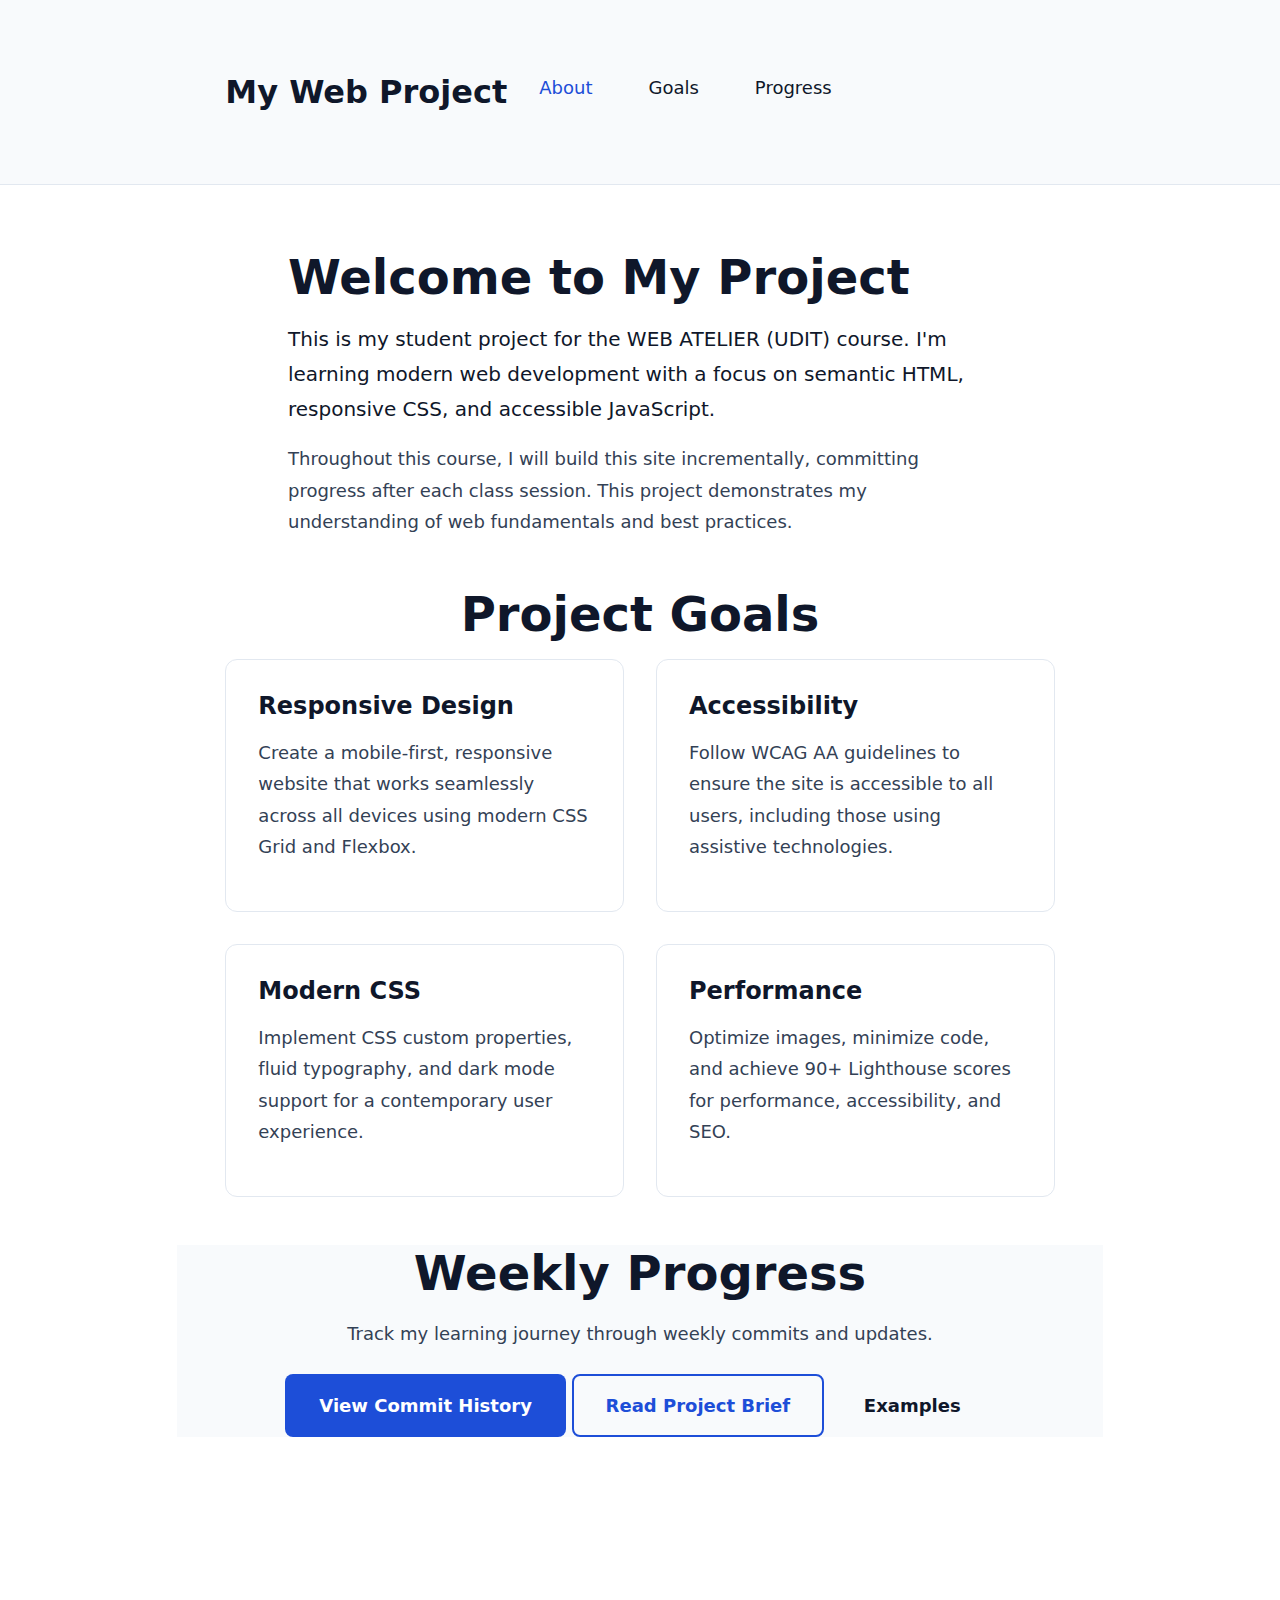
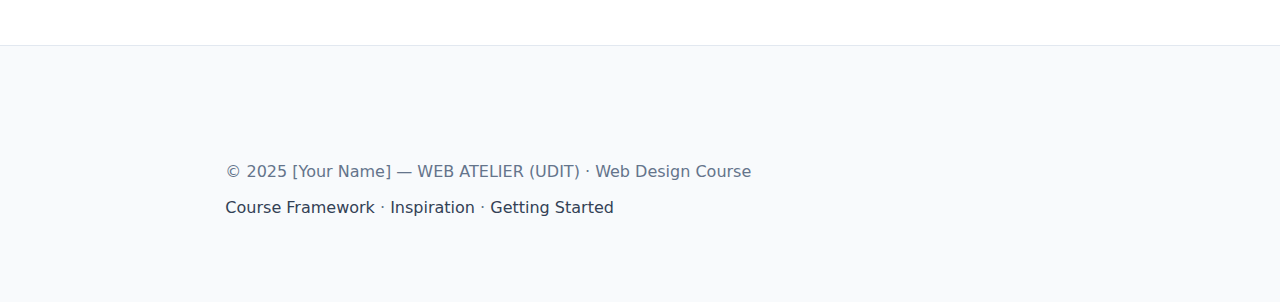
<file: index.html>
<!DOCTYPE html>
<html lang="es">
	<head>
		<meta charset="UTF-8" />
		<meta name="viewport" content="width=device-width, initial-scale=1.0" />
		<meta
			name="description"
			content="Student web development project for WEB ATELIER (UDIT) course - showcasing modern HTML, CSS, and JavaScript techniques" />
		<meta name="author" content="[Your Name]" />
		<title>My Web Project - WEB ATELIER (UDIT)</title>
		<link rel="stylesheet" href="./assets/css/style.css" />
	</head>
	<body>
		<a href="#main" class="skip-link">Saltar al contenido</a>

		<header>
			<div class="container">
				<div class="header-content">
					<h1 class="site-title">My Web Project</h1>
					<nav aria-label="Main navigation">
						<ul>
							<li><a href="#about" class="active">About</a></li>
							<li><a href="#goals">Goals</a></li>
							<li><a href="#progress">Progress</a></li>
						</ul>
					</nav>
				</div>
			</div>
		</header>

		<main id="main">
			<section id="about" class="container-narrow">
				<h2>Welcome to My Project</h2>
				<p class="lead">
					This is my student project for the WEB ATELIER (UDIT) course. I'm learning modern web development with a focus on
					semantic HTML, responsive CSS, and accessible JavaScript.
				</p>
				<p>
					Throughout this course, I will build this site incrementally, committing progress after each class session. This
					project demonstrates my understanding of web fundamentals and best practices.
				</p>
			</section>

			<section id="goals" class="container">
				<h2 class="text-center">Project Goals</h2>
				<div class="grid grid-2">
					<div class="card">
						<h3 class="card-title">Responsive Design</h3>
						<p class="card-content">
							Create a mobile-first, responsive website that works seamlessly across all devices using modern CSS Grid and
							Flexbox.
						</p>
					</div>

					<div class="card">
						<h3 class="card-title">Accessibility</h3>
						<p class="card-content">
							Follow WCAG AA guidelines to ensure the site is accessible to all users, including those using assistive
							technologies.
						</p>
					</div>

					<div class="card">
						<h3 class="card-title">Modern CSS</h3>
						<p class="card-content">
							Implement CSS custom properties, fluid typography, and dark mode support for a contemporary user experience.
						</p>
					</div>

					<div class="card">
						<h3 class="card-title">Performance</h3>
						<p class="card-content">
							Optimize images, minimize code, and achieve 90+ Lighthouse scores for performance, accessibility, and SEO.
						</p>
					</div>
				</div>
			</section>

			<section id="progress" class="container bg-light">
				<h2 class="text-center">Weekly Progress</h2>
				<p class="text-center text-secondary mb-lg">Track my learning journey through weekly commits and updates.</p>
				<div class="text-center mt-lg">
					<a href="https://github.com/[username]/[project-repo]/commits/main" class="btn btn-primary">View Commit History</a>
					<a href="project-brief.md" class="btn btn-secondary">Read Project Brief</a>
					<a href="ejemplos/" class="btn btn-ghost">Examples</a>
				</div>
			</section>
		</main>

		<footer>
			<div class="container">
				<p class="text-muted">&copy; 2025 [Your Name] — WEB ATELIER (UDIT) · Web Design Course</p>
				<p>
					<a href="https://github.com/ruvebal/web-atelier-udit">Course Framework</a>
					·
					<a href="project-inspiration.md">Inspiration</a>
					·
					<a href="GETTING-STARTED.md">Getting Started</a>
				</p>
			</div>
		</footer>

		<script src="./assets/js/main.js" defer></script>
	</body>
</html>
</file>
<file: assets/css/style.css>
/* ============================================
   WEB ATELIER (UDIT) - Student Project Template
   ============================================
   Main Stylesheet: Modular CSS Architecture
   This file uses the barrel pattern: it serves
	 as a single entry point, importing all CSS
	 partials in the correct order for modularity
	 and maintainability.
   ============================================
   PEDAGOGICAL NOTE: This file is the ENTRY POINT.
   It imports partials in a specific order (cascade matters).
   Learn modularization: each partial has ONE concern.
   To add a new component: create _my-component.css and
   add @import below. Order: variables → reset → base →
   layout → components → utilities → a11y → responsive → print
   ============================================ */

/* 1. Variables first: tokens used by all other modules */
@import '_variables.css';

/* 2. Reset: normalize browser defaults */
@import '_reset.css';

/* 3. Base: typography, links, raw HTML elements */
@import '_base.css';

/* 4. Layout: containers, grids, main structure */
@import '_layout.css';

/* 5. Components: header, footer, buttons, cards */
@import '_components.css';

/* 6. Utilities: single-purpose helper classes */
@import '_utilities.css';

/* 7. Accessibility: sr-only, skip-link, reduced motion */
@import '_accessibility.css';

/* 8. Responsive: breakpoint overrides */
@import '_responsive.css';

/* 9. Print: print-specific styles */
@import '_print.css';
</file>
